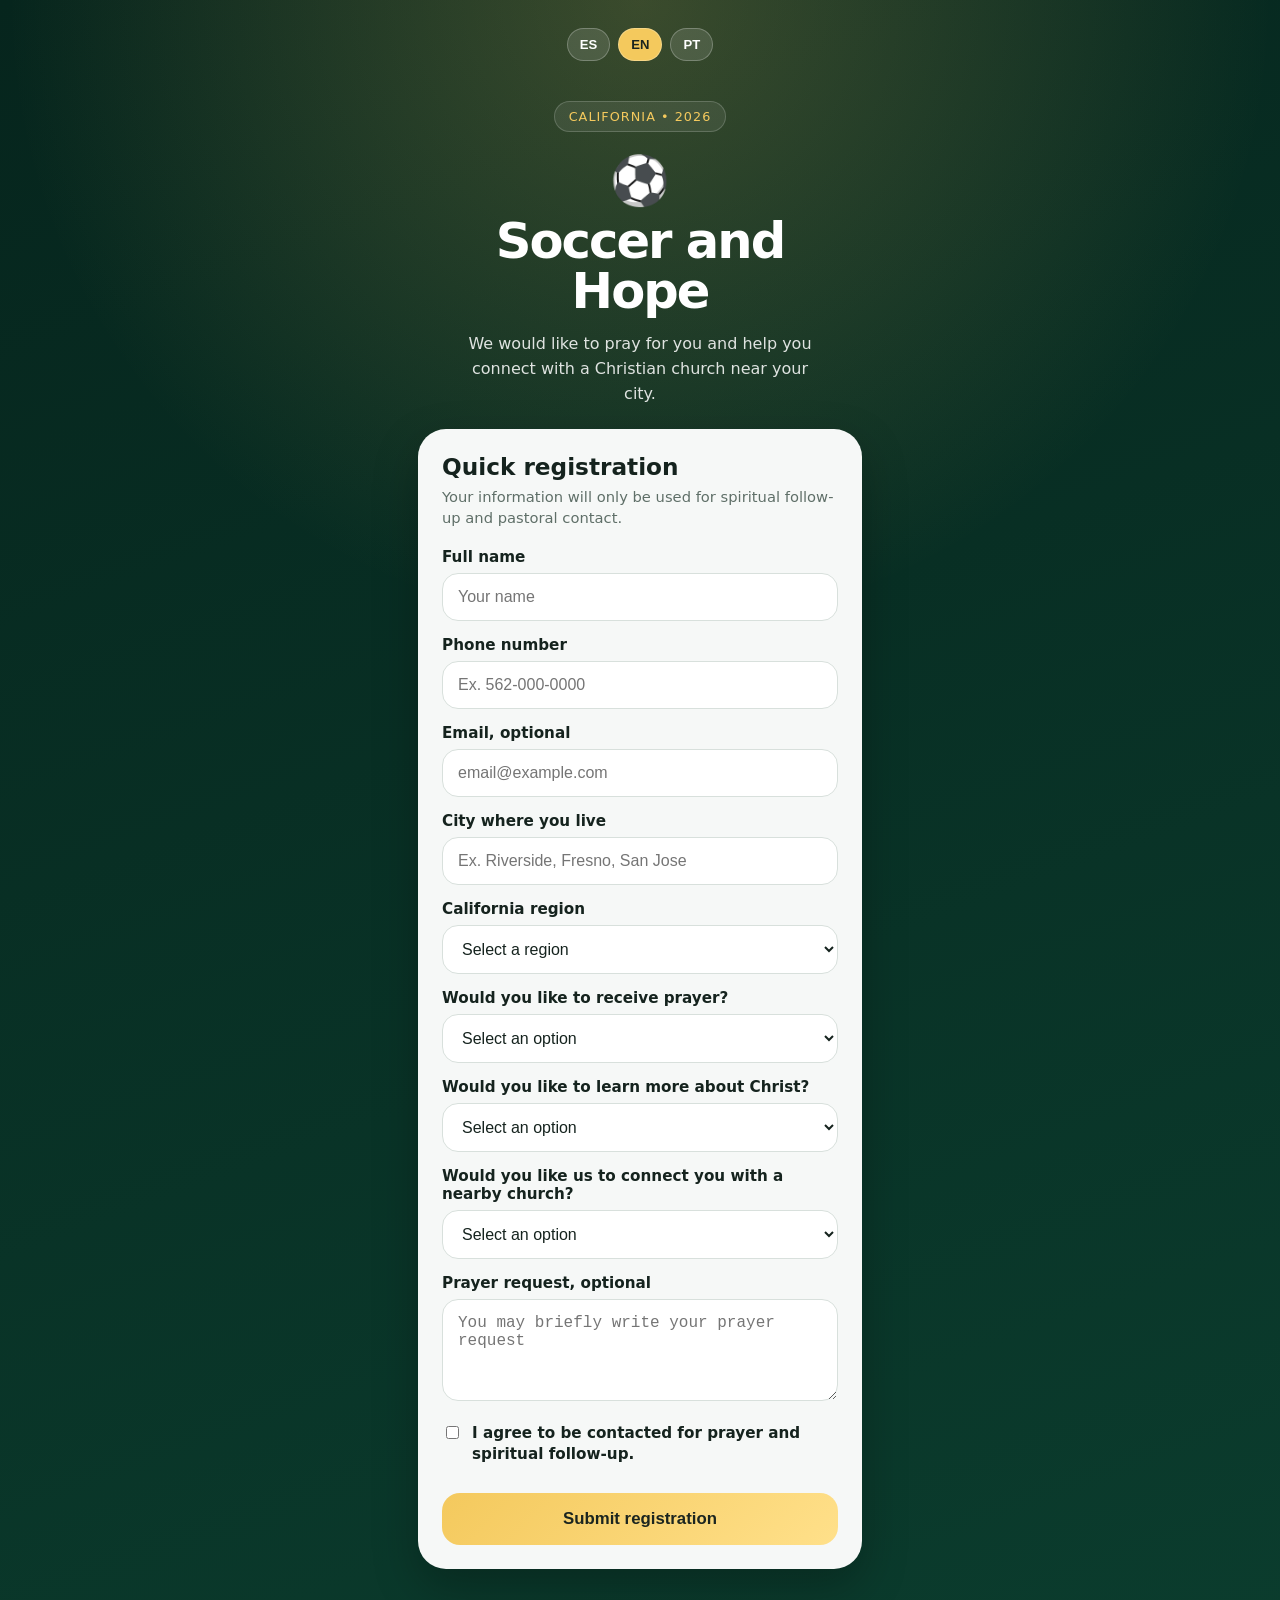
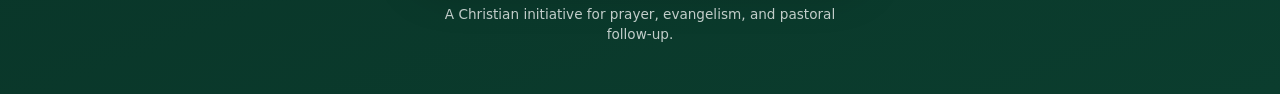
<file: index.html>
<!DOCTYPE html>
<html lang="es">
<head>
  <meta charset="UTF-8" />
  <meta name="viewport" content="width=device-width, initial-scale=1.0" />

  <title>Fútbol y Esperanza 2026</title>
  <meta name="description" content="Registro evangelístico para conectar personas con oración, seguimiento espiritual e iglesias cristianas en California." />

  <link rel="stylesheet" href="styles.css" />
</head>

<body>
  <main class="app-shell">
    <section class="hero">
      <div class="badge">California • 2026</div>

      <div class="ball-icon" aria-hidden="true">⚽</div>

      <h1>Fútbol y Esperanza</h1>

      <p class="subtitle">
        Queremos orar por ti y ayudarte a conectar con una iglesia cristiana cerca de tu ciudad.
      </p>
    </section>

    <section class="card">
      <h2>Registro rápido</h2>
      <p class="small-text">
        Tus datos serán usados solamente para seguimiento espiritual y contacto pastoral.
      </p>

     <form name="registro-evangelismo"
      method="POST"
      netlify
      data-netlify="true"
      netlify-honeypot="bot-field"
      action="/gracias.html">

        <input type="hidden" name="form-name" value="registro-evangelismo" />

        <p class="hidden">
          <label>No llenar: <input name="bot-field" /></label>
        </p>

        <label for="nombre">Nombre completo</label>
        <input id="nombre" name="nombre" type="text" placeholder="Tu nombre" required />

        <label for="telefono">Teléfono</label>
        <input id="telefono" name="telefono" type="tel" placeholder="Ej. 562-000-0000" required />

        <label for="email">Correo electrónico, opcional</label>
        <input id="email" name="email" type="email" placeholder="correo@ejemplo.com" />

        <label for="ciudad">Ciudad donde vives</label>
        <input id="ciudad" name="ciudad" type="text" placeholder="Ej. Riverside, Fresno, San José" required />

        <label for="zona">Zona de California</label>
        <select id="zona" name="zona_california" required>
          <option value="">Selecciona una zona</option>
          <option value="Norte de California">Norte de California</option>
          <option value="Centro de California">Centro de California</option>
          <option value="Sur de California">Sur de California</option>
          <option value="No estoy seguro">No estoy seguro</option>
        </select>

        <label for="oracion">¿Deseas recibir oración?</label>
        <select id="oracion" name="desea_oracion" required>
          <option value="">Selecciona una opción</option>
          <option value="Sí">Sí</option>
          <option value="No">No</option>
        </select>

        <label for="cristo">¿Deseas conocer más de Cristo?</label>
        <select id="cristo" name="desea_conocer_cristo" required>
          <option value="">Selecciona una opción</option>
          <option value="Sí">Sí</option>
          <option value="No">No</option>
        </select>

        <label for="iglesia">¿Quieres que te conectemos con una iglesia cercana?</label>
        <select id="iglesia" name="desea_conexion_iglesia" required>
          <option value="">Selecciona una opción</option>
          <option value="Sí">Sí</option>
          <option value="No">No</option>
        </select>

        <label for="peticion">Petición de oración, opcional</label>
        <textarea id="peticion" name="peticion_oracion" rows="4" placeholder="Puedes escribir brevemente tu petición"></textarea>

        <label class="checkbox">
          <input type="checkbox" name="consentimiento_contacto" value="Sí" required />
          Acepto ser contactado para oración y seguimiento espiritual.
        </label>

        <button type="submit">Enviar registro</button>
      </form>
    </section>

    <footer>
      <p>Una iniciativa cristiana de oración, evangelismo y seguimiento pastoral.</p>
    </footer>
  </main>
  <script src="app.js"></script>
</body>
</html>
</file>
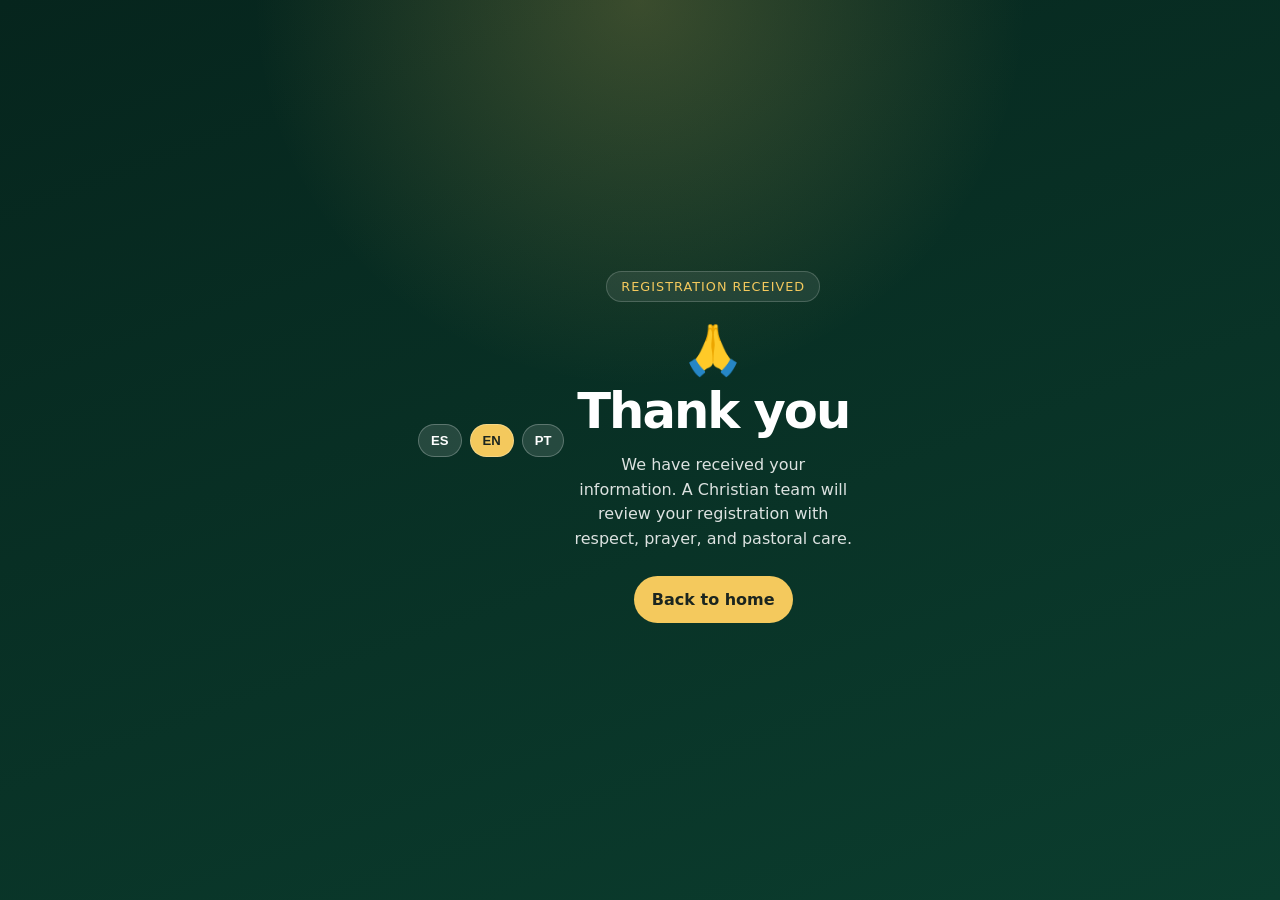
<file: gracias.html>
<!DOCTYPE html>
<html lang="es">
<head>
  <meta charset="UTF-8" />
  <meta name="viewport" content="width=device-width, initial-scale=1.0" />

  <title>Gracias por registrarte</title>
  <link rel="stylesheet" href="styles.css" />
</head>

<body class="thank-you">
  <main class="app-shell thank-you">
    <section class="hero">
      <div class="badge">Registro recibido</div>
      <div class="ball-icon" aria-hidden="true">🙏</div>

      <h1>Gracias</h1>

      <p class="subtitle">
        Hemos recibido tu información. Un equipo cristiano revisará tu registro con respeto, oración y cuidado pastoral.
      </p>

      <a class="home-link" href="/">Volver al inicio</a>
    </section>
  </main>

  <script src="app.js"></script>
</body>
</html>
</file>
<file: styles.css>
:root {
  --green: #0b3d2e;
  --deep-green: #06251d;
  --gold: #f4c95d;
  --white: #ffffff;
  --soft-white: #f6f8f7;
  --text: #15231e;
  --muted: #5f6f68;
  --border: rgba(255, 255, 255, 0.18);
  --shadow: 0 18px 45px rgba(0, 0, 0, 0.25);
}

* {
  box-sizing: border-box;
}

body {
  margin: 0;
  font-family: system-ui, -apple-system, BlinkMacSystemFont, "Segoe UI", sans-serif;
  background:
    radial-gradient(circle at top, rgba(244, 201, 93, 0.22), transparent 35%),
    linear-gradient(160deg, var(--deep-green), var(--green));
  color: var(--white);
  min-height: 100vh;
}

.app-shell {
  width: 100%;
  max-width: 480px;
  margin: 0 auto;
  min-height: 100vh;
  padding: 24px 18px 36px;
}

.hero {
  text-align: center;
  padding: 28px 10px 22px;
}

.badge {
  display: inline-block;
  padding: 7px 14px;
  border: 1px solid var(--border);
  border-radius: 999px;
  font-size: 0.8rem;
  letter-spacing: 0.08em;
  text-transform: uppercase;
  color: var(--gold);
  background: rgba(255, 255, 255, 0.08);
}

.ball-icon {
  font-size: 3rem;
  margin: 20px 0 8px;
}

h1 {
  margin: 0;
  font-size: clamp(2.1rem, 8vw, 3.1rem);
  line-height: 1;
  letter-spacing: -0.04em;
}

.subtitle {
  margin: 16px auto 0;
  max-width: 360px;
  font-size: 1rem;
  line-height: 1.55;
  color: rgba(255, 255, 255, 0.86);
}

.card {
  background: var(--soft-white);
  color: var(--text);
  border-radius: 28px;
  padding: 24px;
  box-shadow: var(--shadow);
}

.card h2 {
  margin: 0 0 6px;
  font-size: 1.45rem;
}

.small-text {
  margin: 0 0 20px;
  color: var(--muted);
  font-size: 0.92rem;
  line-height: 1.45;
}

label {
  display: block;
  margin: 15px 0 7px;
  font-weight: 700;
  font-size: 0.95rem;
}

input,
select,
textarea {
  width: 100%;
  border: 1px solid #d8e0dc;
  border-radius: 16px;
  padding: 14px 15px;
  font-size: 1rem;
  background: #ffffff;
  color: var(--text);
  outline: none;
}

input:focus,
select:focus,
textarea:focus {
  border-color: var(--green);
  box-shadow: 0 0 0 3px rgba(11, 61, 46, 0.12);
}

textarea {
  resize: vertical;
}

.checkbox {
  display: flex;
  align-items: flex-start;
  gap: 10px;
  font-weight: 600;
  line-height: 1.35;
  margin-top: 18px;
}

.checkbox input {
  width: auto;
  margin-top: 3px;
}

button {
  width: 100%;
  margin-top: 22px;
  border: none;
  border-radius: 18px;
  padding: 16px;
  background: linear-gradient(135deg, var(--gold), #ffe08a);
  color: #1b251f;
  font-size: 1.05rem;
  font-weight: 800;
  cursor: pointer;
}

button:active {
  transform: scale(0.99);
}

footer {
  text-align: center;
  padding: 22px 8px 0;
  color: rgba(255, 255, 255, 0.75);
  font-size: 0.85rem;
  line-height: 1.45;
}

.hidden {
  display: none;
}

.thank-you {
  display: flex;
  align-items: center;
  justify-content: center;
}

.home-link {
  display: inline-block;
  margin-top: 24px;
  padding: 14px 18px;
  border-radius: 999px;
  background: var(--gold);
  color: #1b251f;
  text-decoration: none;
  font-weight: 800;
}
.language-switcher {
  display: flex;
  justify-content: center;
  gap: 8px;
  margin: 4px 0 12px;
}

.language-btn {
  width: auto;
  margin: 0;
  padding: 8px 12px;
  border-radius: 999px;
  border: 1px solid rgba(255, 255, 255, 0.25);
  background: rgba(255, 255, 255, 0.12);
  color: #ffffff;
  font-size: 0.82rem;
  font-weight: 800;
  cursor: pointer;
}

.language-btn.active {
  background: #f4c95d;
  color: #1b251f;
}
</file>
